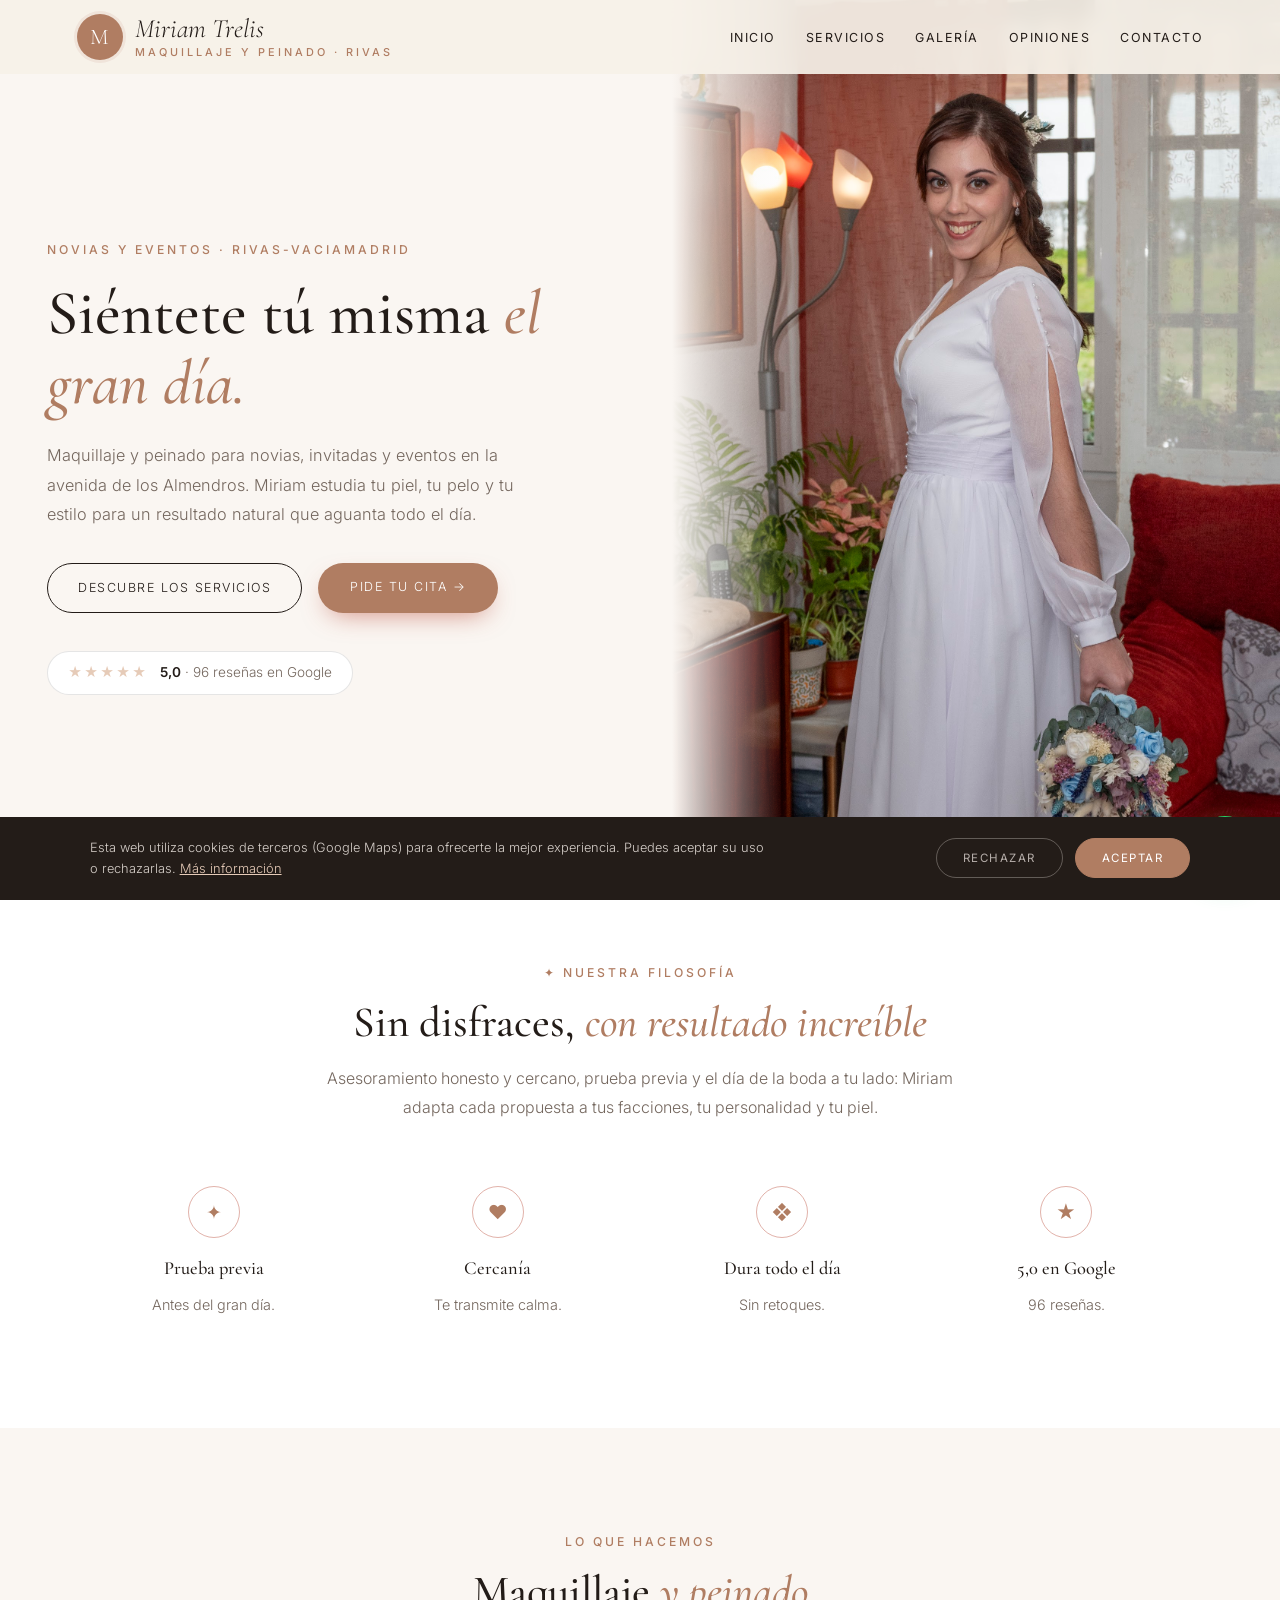
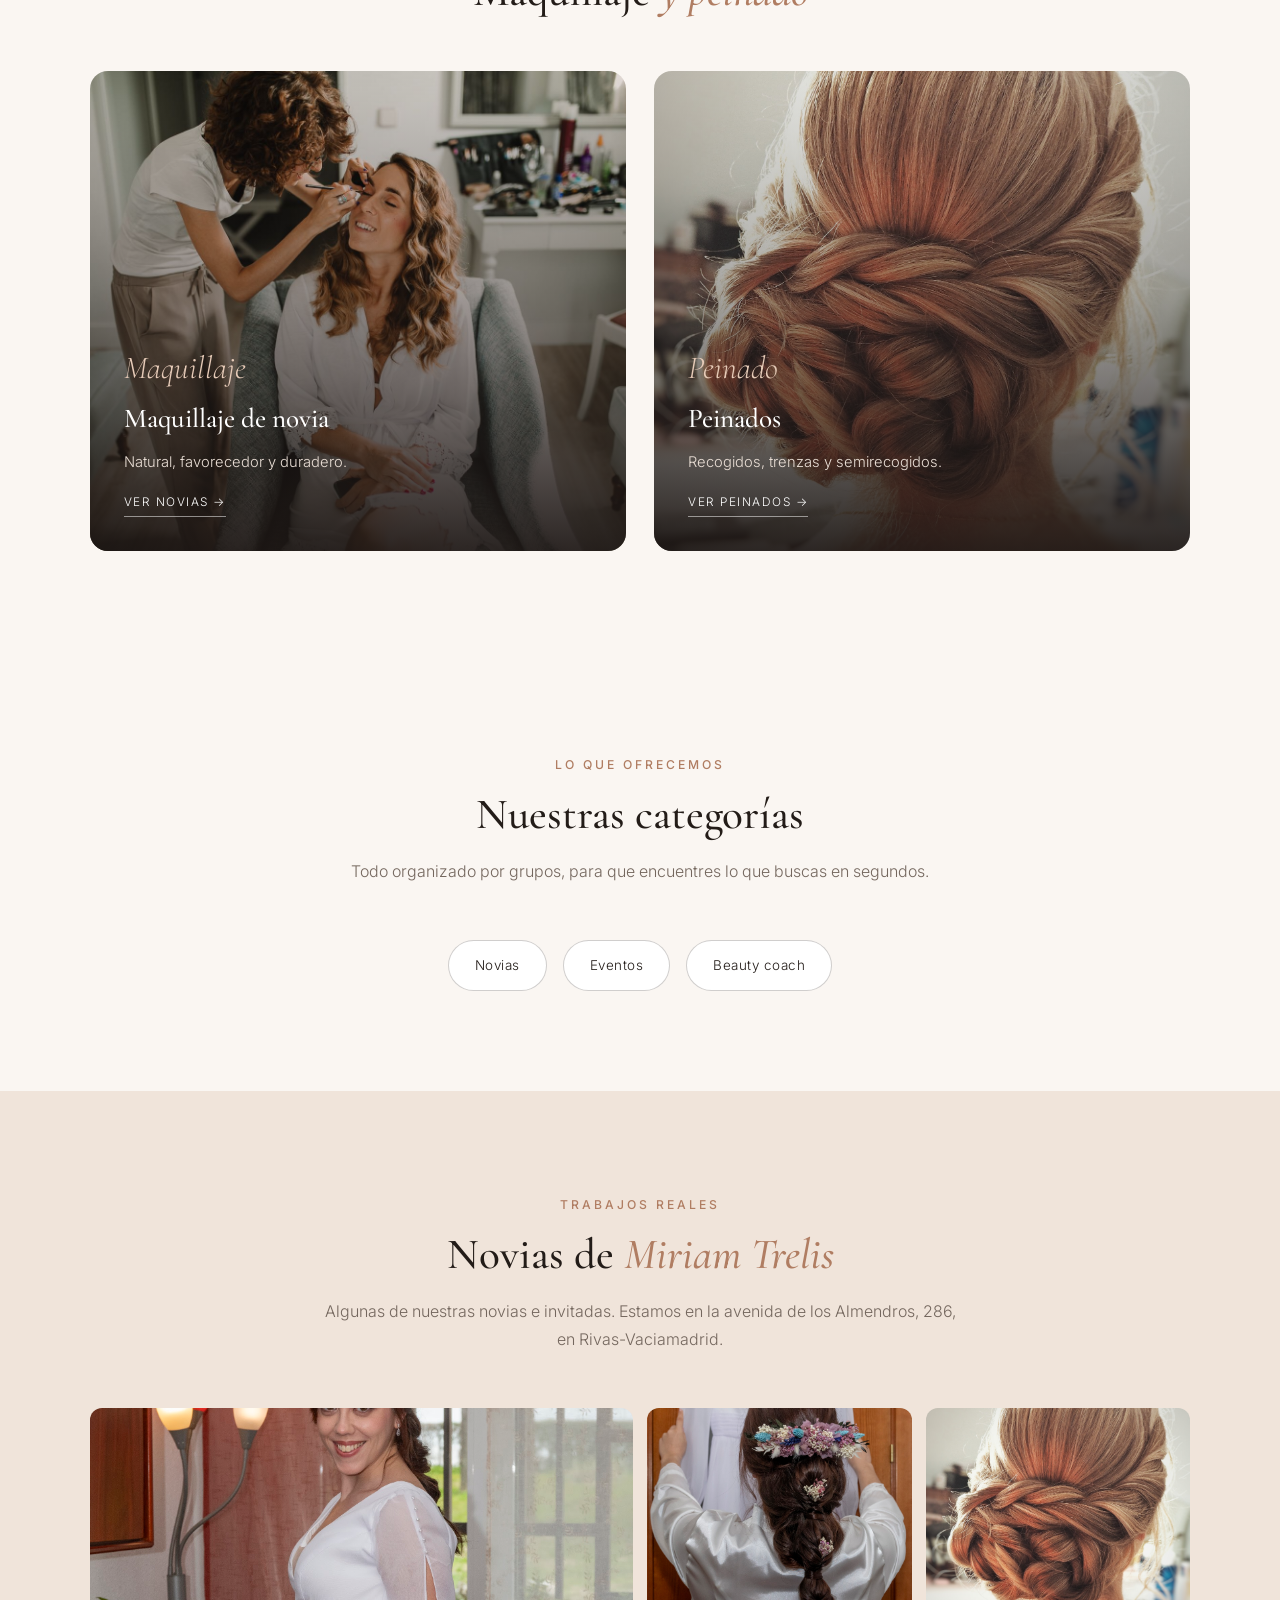
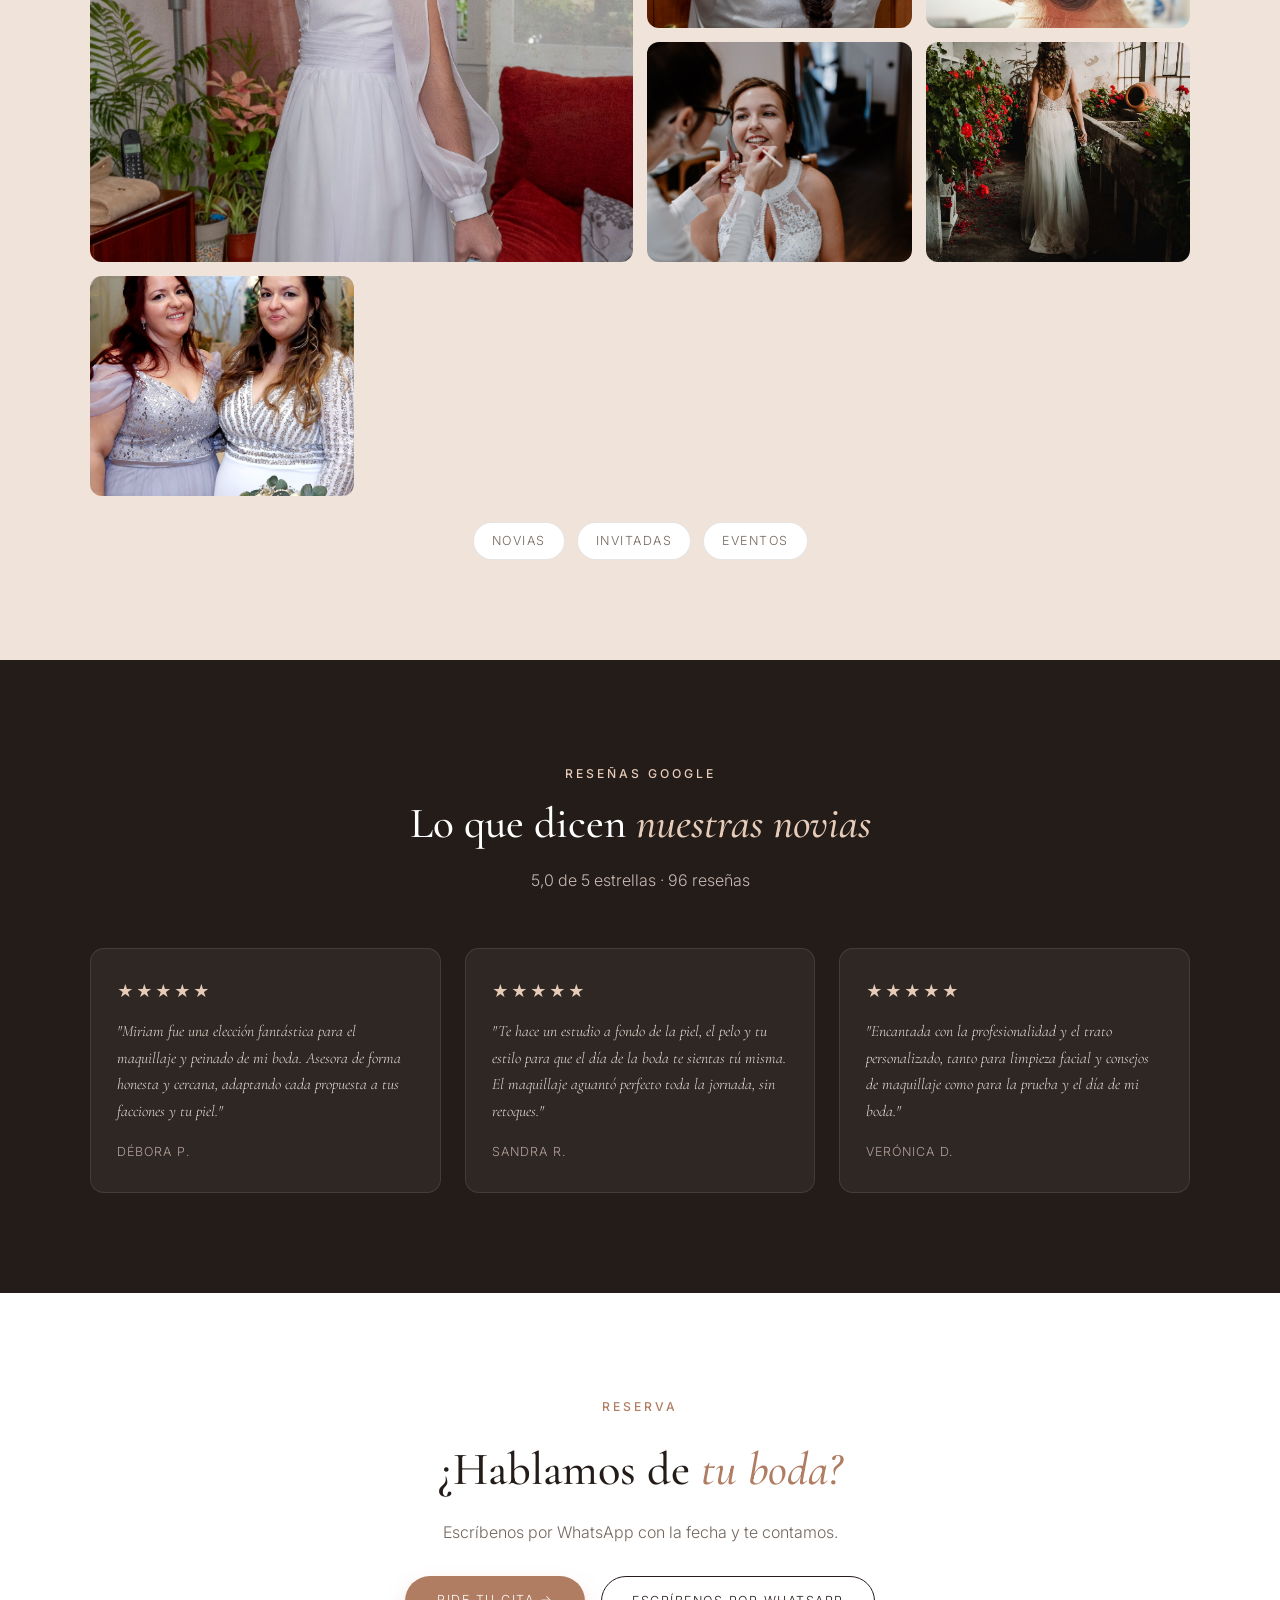
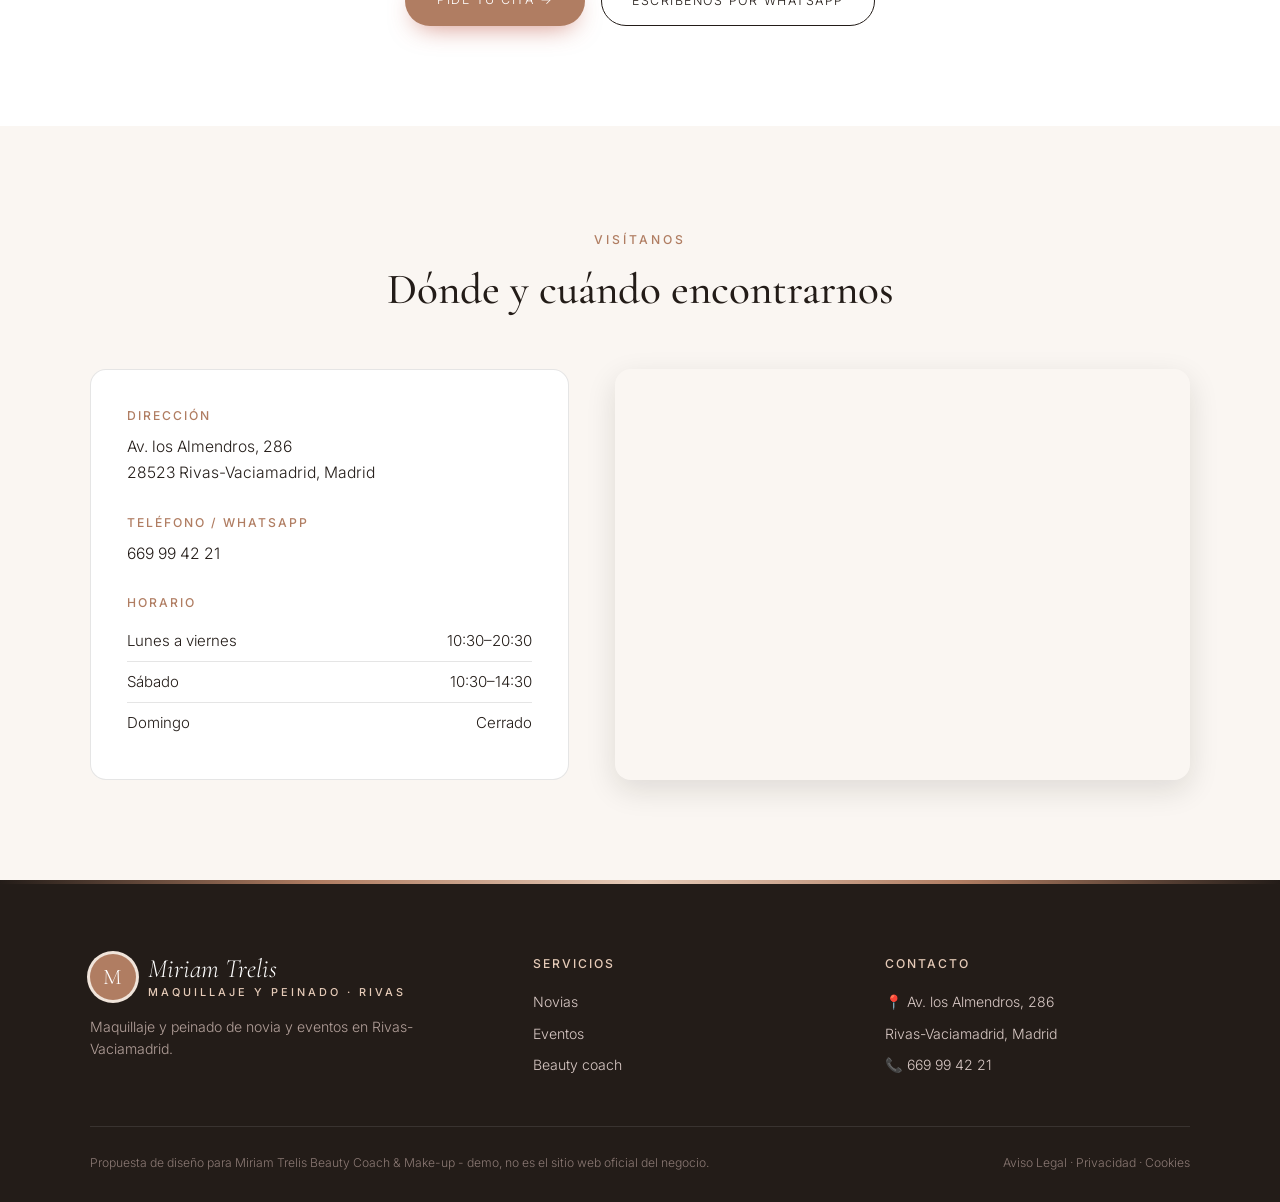
<file: index.html>
<!DOCTYPE html>
<html lang="es">
<head>
<meta charset="UTF-8">
<meta name="viewport" content="width=device-width, initial-scale=1.0">
<title>Miriam Trelis Beauty Coach & Make-up — Maquillaje y peinado de novia y eventos en Rivas-Vaciamadrid</title>
<meta name="description" content="Miriam Trelis Beauty Coach & Make-up, en Av. los Almendros 286, Rivas-Vaciamadrid. Maquillaje y peinado de novia y eventos, prueba previa, asesoramiento y limpieza facial. 5,0★ con 96 reseñas en Google.">
<meta name="theme-color" content="#231c18">
<meta property="og:title" content="Miriam Trelis Beauty Coach & Make-up · Rivas-Vaciamadrid">
<meta property="og:image" content="maps_07.jpg">

<link rel="preconnect" href="https://fonts.googleapis.com"><link rel="preconnect" href="https://fonts.gstatic.com" crossorigin><link href="https://fonts.googleapis.com/css2?family=Cormorant+Garamond:wght@500;600&family=Inter:wght@300;400;500;600&display=swap" rel="stylesheet">
<link rel="stylesheet" href="styles.css">
</head>
<body>

<header id="header">
  <a href="index.html" class="logo" aria-label="Miriam Trelis Beauty Coach & Make-up, inicio"><span class="logo-mark">M</span><span class="logo-text"><span class="script">Miriam Trelis</span><small>maquillaje y peinado · Rivas</small></span></a>
  <nav id="nav" aria-label="Navegación principal"><ul><li><a href="index.html#inicio">Inicio</a></li><li><a href="servicios.html">Servicios</a></li><li><a href="index.html#galeria">Galería</a></li><li><a href="index.html#opiniones">Opiniones</a></li><li><a href="index.html#contacto">Contacto</a></li></ul></nav><button class="nav-toggle" id="navToggle" aria-label="Abrir menú">☰</button>
</header>

<section class="hero" id="inicio">
  <div class="hero-text">
    <span class="eyebrow">Novias y eventos · Rivas-Vaciamadrid</span>
    <h1>Siéntete tú misma <em>el gran día.</em></h1>
    <p>Maquillaje y peinado para novias, invitadas y eventos en la avenida de los Almendros. Miriam estudia tu piel, tu pelo y tu estilo para un resultado natural que aguanta todo el día.</p>
    <div class="hero-ctas">
      <a href="servicios.html" class="btn-outline">Descubre los servicios</a>
      <a href="https://wa.me/34669994221?text=Hola%20Miriam%2C%20he%20visto%20tu%20web%20y%20quiero%20informaci%C3%B3n%20para%20maquillaje%20y%20peinado" class="btn-solid" target="_blank" rel="noopener">Pide tu cita →</a>
    </div>
    <a class="hero-rating" href="https://www.google.com/maps/search/?api=1&query=Miriam+Trelis+Beauty+Coach,+Avenida+los+Almendros+286,+Rivas-Vaciamadrid" target="_blank" rel="noopener"><span class="stars">★★★★★</span><span><strong>5,0</strong> · 96 reseñas en Google</span></a>
  </div>
  <div class="hero-img"><img src="maps_07.jpg" alt="Novia maquillada y peinada por Miriam Trelis" style="object-position:center 30%;"></div>
</section>

<section class="trust">
  <div class="section-head">
    <span class="eyebrow">✦ Nuestra filosofía</span>
    <h2>Sin disfraces, <em>con resultado increíble</em></h2>
    <p>Asesoramiento honesto y cercano, prueba previa y el día de la boda a tu lado: Miriam adapta cada propuesta a tus facciones, tu personalidad y tu piel.</p>
  </div>
  <div class="trust-grid">
    <div class="trust-card"><span class="trust-ic">✦</span><h3>Prueba previa</h3><p>Antes del gran día.</p></div>
    <div class="trust-card"><span class="trust-ic">♥</span><h3>Cercanía</h3><p>Te transmite calma.</p></div>
    <div class="trust-card"><span class="trust-ic">❖</span><h3>Dura todo el día</h3><p>Sin retoques.</p></div>
    <div class="trust-card"><span class="trust-ic">★</span><h3>5,0 en Google</h3><p>96 reseñas.</p></div>
  </div>
</section>

<section class="worlds">
  <div class="section-head">
    <span class="eyebrow">Lo que hacemos</span>
    <h2>Maquillaje <em>y peinado</em></h2>
  </div>
  <div class="worlds-grid">
    <a href="servicios.html#novias" class="world-card"><img src="maps_09.jpg" alt="Maquillaje de novia"><div class="world-text"><span class="script">Maquillaje</span><h3>Maquillaje de novia</h3><p>Natural, favorecedor y duradero.</p><span class="world-link">Ver novias →</span></div></a>
    <a href="servicios.html#peinados" class="world-card"><img src="maps_03.jpg" alt="Peinados"><div class="world-text"><span class="script">Peinado</span><h3>Peinados</h3><p>Recogidos, trenzas y semirecogidos.</p><span class="world-link">Ver peinados →</span></div></a>
  </div>
</section>

<section>
  <div class="section-head">
    <span class="eyebrow">Lo que ofrecemos</span>
    <h2>Nuestras categorías</h2>
    <p>Todo organizado por grupos, para que encuentres lo que buscas en segundos.</p>
  </div>
  <div class="cat-pills">
    <a href="servicios.html#novias" class="cat-pill">Novias</a>
    <a href="servicios.html#peinados" class="cat-pill">Eventos</a>
    <a href="servicios.html#facial" class="cat-pill">Beauty coach</a>
  </div>
</section>

<section class="gallery-wrap" id="galeria">
  <div class="section-head">
    <span class="eyebrow">Trabajos reales</span>
    <h2>Novias de <em>Miriam Trelis</em></h2>
    <p>Algunas de nuestras novias e invitadas. Estamos en la avenida de los Almendros, 286, en Rivas-Vaciamadrid.</p>
  </div>
  <div class="gallery">
    <figure class="big"><img src="maps_07.jpg" alt="Novia lista para la ceremonia" loading="lazy"></figure>
    <figure><img src="maps_04.jpg" alt="Trenza con flores" loading="lazy"></figure>
    <figure><img src="maps_03.jpg" alt="Recogido de novia" loading="lazy"></figure>
    <figure><img src="maps_08.jpg" alt="Maquillando a la novia" loading="lazy"></figure>
    <figure><img src="maps_02.jpg" alt="Novia en el invernadero" loading="lazy"></figure>
    <figure><img src="maps_10.jpg" alt="Novia e invitada" loading="lazy"></figure>
  </div>
  <div class="brands"><span>Novias</span><span>Invitadas</span><span>Eventos</span></div>
</section>

<section class="reviews-wrap" id="opiniones">
  <div class="section-head">
    <span class="eyebrow">Reseñas Google</span>
    <h2>Lo que dicen <em>nuestras novias</em></h2>
    <p>5,0 de 5 estrellas · 96 reseñas</p>
  </div>
  <div class="review-grid">
    <div class="review-card"><div class="stars">★★★★★</div><p>"Miriam fue una elección fantástica para el maquillaje y peinado de mi boda. Asesora de forma honesta y cercana, adaptando cada propuesta a tus facciones y tu piel."</p><cite>Débora P.</cite></div>
    <div class="review-card"><div class="stars">★★★★★</div><p>"Te hace un estudio a fondo de la piel, el pelo y tu estilo para que el día de la boda te sientas tú misma. El maquillaje aguantó perfecto toda la jornada, sin retoques."</p><cite>Sandra R.</cite></div>
    <div class="review-card"><div class="stars">★★★★★</div><p>"Encantada con la profesionalidad y el trato personalizado, tanto para limpieza facial y consejos de maquillaje como para la prueba y el día de mi boda."</p><cite>Verónica D.</cite></div>
  </div>
</section>

<section class="cta-section">
  <span class="eyebrow">Reserva</span>
  <h2>¿Hablamos de <em>tu boda?</em></h2>
  <p>Escríbenos por WhatsApp con la fecha y te contamos.</p>
  <div class="cta-row">
    <a href="https://wa.me/34669994221?text=Hola%20Miriam%2C%20he%20visto%20tu%20web%20y%20quiero%20informaci%C3%B3n%20para%20maquillaje%20y%20peinado" class="btn-solid" target="_blank" rel="noopener">Pide tu cita →</a>
    <a href="https://wa.me/34669994221?text=Hola%20Miriam%2C%20he%20visto%20tu%20web%20y%20quiero%20informaci%C3%B3n%20para%20maquillaje%20y%20peinado" class="btn-outline" target="_blank" rel="noopener">Escríbenos por WhatsApp</a>
  </div>
</section>

<section class="contact-section" id="contacto">
  <div class="section-head">
    <span class="eyebrow">Visítanos</span>
    <h2>Dónde y cuándo encontrarnos</h2>
  </div>
  <div class="contact-grid">
    <div class="contact-info">
      <div class="contact-block"><h3>Dirección</h3><p>Av. los Almendros, 286<br>28523 Rivas-Vaciamadrid, Madrid</p></div>
      <div class="contact-block"><h3>Teléfono / WhatsApp</h3><p><a href="tel:+34669994221">669 99 42 21</a></p></div>
      <div class="contact-block"><h3>Horario</h3><ul class="hours-list"><li><span>Lunes a viernes</span><span>10:30–20:30</span></li><li><span>Sábado</span><span>10:30–14:30</span></li><li><span>Domingo</span><span>Cerrado</span></li></ul></div>
      
    </div>
    <div class="contact-map">
      <iframe title="Mapa de Miriam Trelis Beauty Coach & Make-up" src="https://www.google.com/maps?q=Miriam+Trelis+Beauty+Coach,+Avenida+los+Almendros+286,+Rivas-Vaciamadrid&output=embed" width="100%" height="100%" style="border:0;" allowfullscreen="" loading="lazy" referrerpolicy="no-referrer-when-downgrade"></iframe>
    </div>
  </div>
</section>

<footer>
  <div class="footer-grid">
    <div class="footer-brand">
      <a href="index.html" class="logo light"><span class="logo-mark">M</span><span class="logo-text"><span class="script">Miriam Trelis</span><small>maquillaje y peinado · Rivas</small></span></a>
      <p>Maquillaje y peinado de novia y eventos en Rivas-Vaciamadrid.</p>
    </div>
    <div><h4>Servicios</h4><ul><li><a href="servicios.html#novias">Novias</a></li><li><a href="servicios.html#peinados">Eventos</a></li><li><a href="servicios.html#facial">Beauty coach</a></li></ul></div>
    <div><h4>Contacto</h4><ul><li>📍 Av. los Almendros, 286</li><li>Rivas-Vaciamadrid, Madrid</li><li>📞 <a href="tel:+34669994221">669 99 42 21</a></li></ul></div>
  </div>
  <div class="footer-bottom">
    <span>Propuesta de diseño para Miriam Trelis Beauty Coach & Make-up - demo, no es el sitio web oficial del negocio.</span>
    <span><a href="aviso-legal.html">Aviso Legal</a> &middot; <a href="politica-privacidad.html">Privacidad</a> &middot; <a href="politica-cookies.html">Cookies</a></span>
  </div>
</footer>

<div id="cookie-banner" class="cookie-banner"><p>Esta web utiliza cookies de terceros (Google Maps) para ofrecerte la mejor experiencia. Puedes aceptar su uso o rechazarlas. <a href="politica-cookies.html">Más información</a></p><div class="cookie-actions"><button onclick="setCookieChoice('rejected')" class="ck-reject">Rechazar</button><button onclick="setCookieChoice('accepted')" class="ck-accept">Aceptar</button></div></div>
<div class="social-fabs"><a class="wa-fab" href="https://wa.me/34669994221?text=Hola%20Miriam%2C%20he%20visto%20tu%20web%20y%20quiero%20informaci%C3%B3n%20para%20maquillaje%20y%20peinado" target="_blank" rel="noopener" aria-label="Escribir por WhatsApp"><svg width="28" height="28" viewBox="0 0 24 24" fill="white"><path d="M17.5 14.4c-.3-.1-1.8-.9-2-1s-.5-.1-.7.1-.8 1-.9 1.2-.3.2-.6.1a8.2 8.2 0 0 1-2.4-1.5 9 9 0 0 1-1.7-2.1c-.2-.3 0-.5.1-.6l.4-.5.3-.5v-.5l-.9-2.2c-.2-.6-.5-.5-.7-.5h-.6a1.1 1.1 0 0 0-.8.4 3.4 3.4 0 0 0-1 2.5 5.9 5.9 0 0 0 1.2 3.1 13.5 13.5 0 0 0 5.2 4.6c2.6 1 2.6.7 3.1.6a2.6 2.6 0 0 0 1.7-1.2 2.1 2.1 0 0 0 .2-1.2c-.1-.1-.3-.2-.6-.3ZM12 21.8a9.8 9.8 0 0 1-5-1.4l-.4-.2-3.7 1 1-3.6-.2-.4A9.8 9.8 0 1 1 12 21.8Zm8.4-18.3A11.8 11.8 0 0 0 1.8 17.7L.2 23.8l6.3-1.6a11.8 11.8 0 0 0 5.6 1.4A11.8 11.8 0 0 0 20.4 3.5Z"/></svg></a></div>
<script src="main.js"></script>
</body>
</html>
</file>
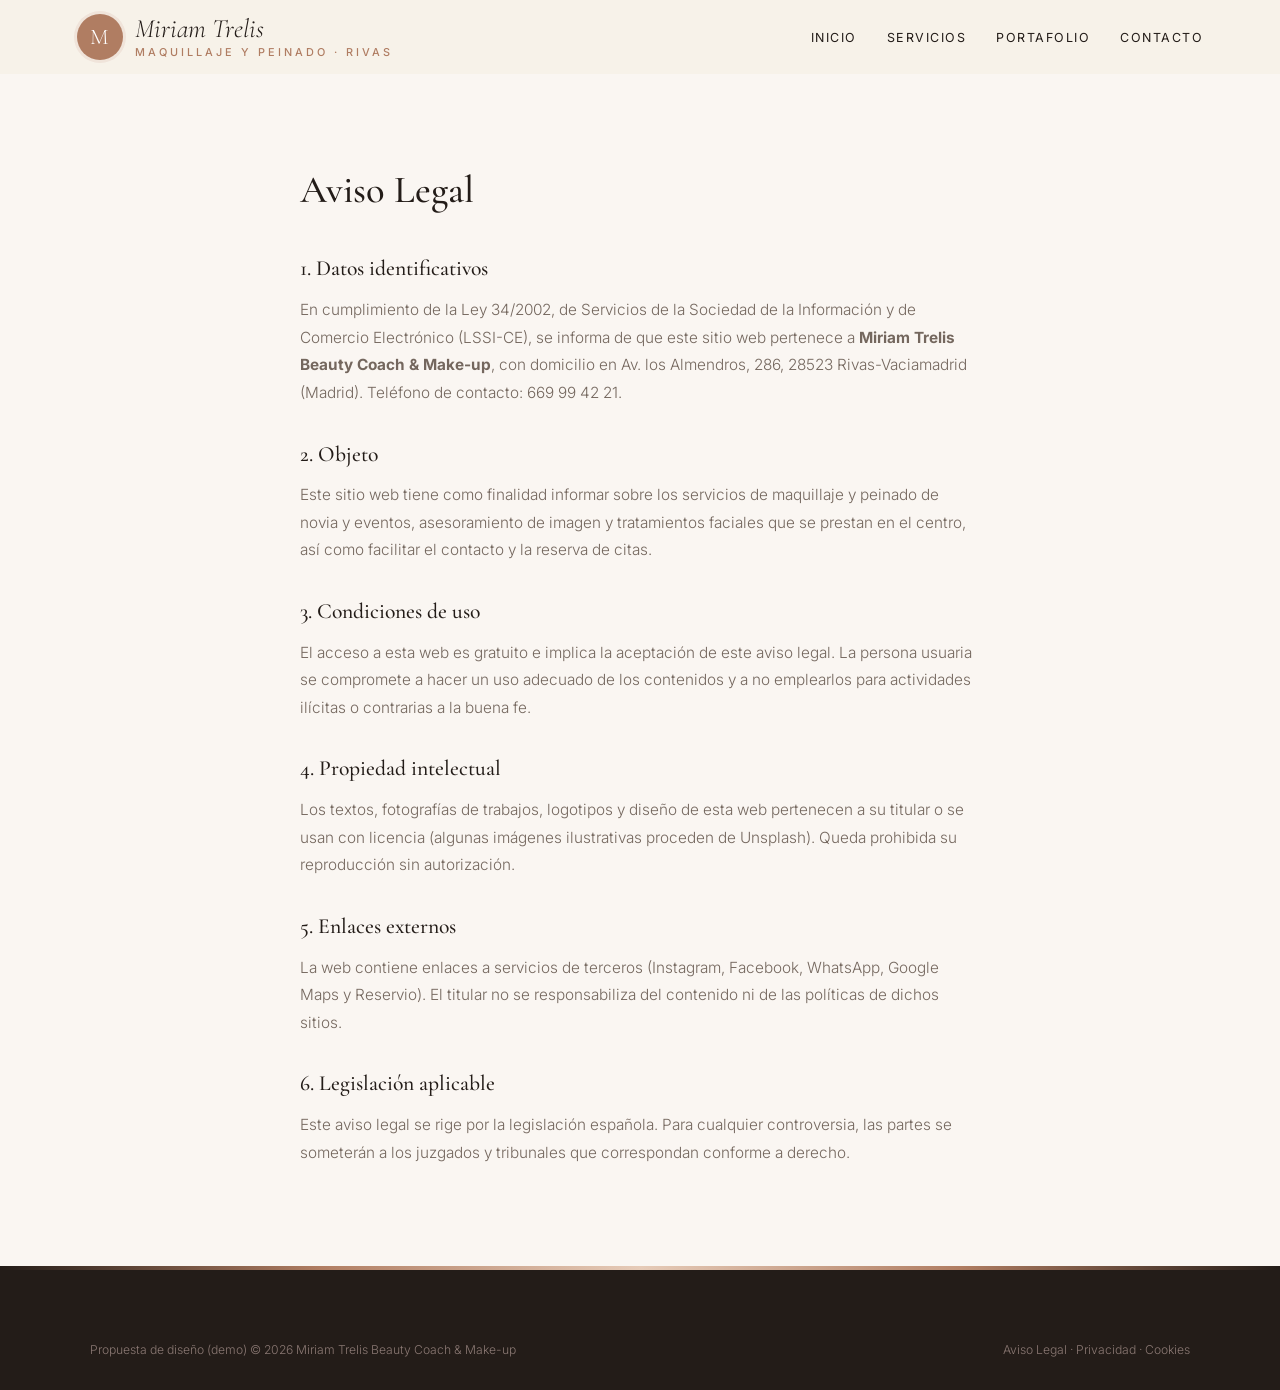
<file: aviso-legal.html>
<!DOCTYPE html>
<html lang="es">
<head>
<meta charset="UTF-8">
<meta name="viewport" content="width=device-width, initial-scale=1.0">
<title>Aviso Legal — Miriam Trelis Beauty Coach & Make-up</title>
<meta name="robots" content="noindex">

<link rel="preconnect" href="https://fonts.googleapis.com">
<link href="https://fonts.googleapis.com/css2?family=Cormorant+Garamond:wght@500;600&family=Inter:wght@300;400;500;600&display=swap" rel="stylesheet">
<link rel="stylesheet" href="styles.css">
</head>
<body>
<header id="header" class="scrolled">
  <a href="index.html" class="logo" aria-label="Miriam Trelis Beauty Coach & Make-up, inicio">
    <span class="logo-mark">M</span>
    <span class="logo-text"><span class="script">Miriam Trelis</span><small>maquillaje y peinado · Rivas</small></span>
  </a>
  <nav id="nav" aria-label="Navegación principal">
    <ul>
      <li><a href="index.html#inicio">Inicio</a></li>
      <li><a href="servicios.html">Servicios</a></li>
      <li><a href="portafolio.html">Portafolio</a></li>
      <li><a href="index.html#contacto">Contacto</a></li>
    </ul>
  </nav>
  <button class="nav-toggle" id="navToggle" aria-label="Abrir menú">☰</button>
</header>
<main class="legal"><h1>Aviso Legal</h1>
<h2>1. Datos identificativos</h2>
<p>En cumplimiento de la Ley 34/2002, de Servicios de la Sociedad de la Información y de Comercio Electrónico (LSSI-CE), se informa de que este sitio web pertenece a <strong>Miriam Trelis Beauty Coach & Make-up</strong>, con domicilio en Av. los Almendros, 286, 28523 Rivas-Vaciamadrid (Madrid). Teléfono de contacto: 669 99 42 21.</p>
<h2>2. Objeto</h2>
<p>Este sitio web tiene como finalidad informar sobre los servicios de maquillaje y peinado de novia y eventos, asesoramiento de imagen y tratamientos faciales que se prestan en el centro, así como facilitar el contacto y la reserva de citas.</p>
<h2>3. Condiciones de uso</h2>
<p>El acceso a esta web es gratuito e implica la aceptación de este aviso legal. La persona usuaria se compromete a hacer un uso adecuado de los contenidos y a no emplearlos para actividades ilícitas o contrarias a la buena fe.</p>
<h2>4. Propiedad intelectual</h2>
<p>Los textos, fotografías de trabajos, logotipos y diseño de esta web pertenecen a su titular o se usan con licencia (algunas imágenes ilustrativas proceden de Unsplash). Queda prohibida su reproducción sin autorización.</p>
<h2>5. Enlaces externos</h2>
<p>La web contiene enlaces a servicios de terceros (Instagram, Facebook, WhatsApp, Google Maps y Reservio). El titular no se responsabiliza del contenido ni de las políticas de dichos sitios.</p>
<h2>6. Legislación aplicable</h2>
<p>Este aviso legal se rige por la legislación española. Para cualquier controversia, las partes se someterán a los juzgados y tribunales que correspondan conforme a derecho.</p></main>
<footer>
  <div class="footer-bottom" style="margin-top:0">
    <span>Propuesta de diseño (demo) © 2026 Miriam Trelis Beauty Coach & Make-up</span>
    <span><a href="aviso-legal.html">Aviso Legal</a> &middot; <a href="politica-privacidad.html">Privacidad</a> &middot; <a href="politica-cookies.html">Cookies</a></span>
  </div>
</footer>
<script src="main.js"></script>
</body>
</html>
</file>
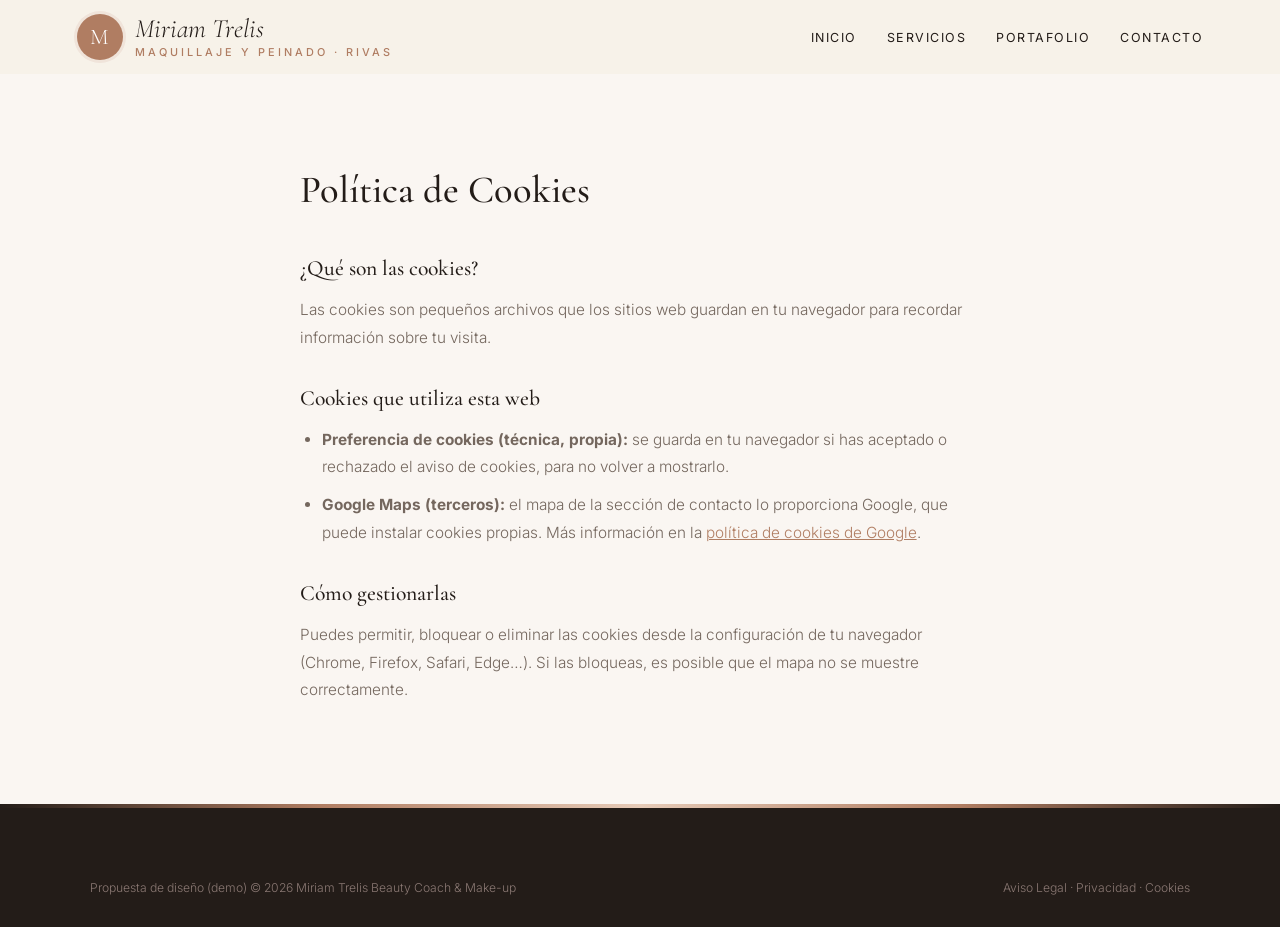
<file: politica-cookies.html>
<!DOCTYPE html>
<html lang="es">
<head>
<meta charset="UTF-8">
<meta name="viewport" content="width=device-width, initial-scale=1.0">
<title>Política de Cookies — Miriam Trelis Beauty Coach & Make-up</title>
<meta name="robots" content="noindex">

<link rel="preconnect" href="https://fonts.googleapis.com">
<link href="https://fonts.googleapis.com/css2?family=Cormorant+Garamond:wght@500;600&family=Inter:wght@300;400;500;600&display=swap" rel="stylesheet">
<link rel="stylesheet" href="styles.css">
</head>
<body>
<header id="header" class="scrolled">
  <a href="index.html" class="logo" aria-label="Miriam Trelis Beauty Coach & Make-up, inicio">
    <span class="logo-mark">M</span>
    <span class="logo-text"><span class="script">Miriam Trelis</span><small>maquillaje y peinado · Rivas</small></span>
  </a>
  <nav id="nav" aria-label="Navegación principal">
    <ul>
      <li><a href="index.html#inicio">Inicio</a></li>
      <li><a href="servicios.html">Servicios</a></li>
      <li><a href="portafolio.html">Portafolio</a></li>
      <li><a href="index.html#contacto">Contacto</a></li>
    </ul>
  </nav>
  <button class="nav-toggle" id="navToggle" aria-label="Abrir menú">☰</button>
</header>
<main class="legal"><h1>Política de Cookies</h1>
<h2>¿Qué son las cookies?</h2>
<p>Las cookies son pequeños archivos que los sitios web guardan en tu navegador para recordar información sobre tu visita.</p>
<h2>Cookies que utiliza esta web</h2>
<ul>
<li><strong>Preferencia de cookies (técnica, propia):</strong> se guarda en tu navegador si has aceptado o rechazado el aviso de cookies, para no volver a mostrarlo.</li>
<li><strong>Google Maps (terceros):</strong> el mapa de la sección de contacto lo proporciona Google, que puede instalar cookies propias. Más información en la <a href="https://policies.google.com/technologies/cookies" target="_blank" rel="noopener">política de cookies de Google</a>.</li>
</ul>
<h2>Cómo gestionarlas</h2>
<p>Puedes permitir, bloquear o eliminar las cookies desde la configuración de tu navegador (Chrome, Firefox, Safari, Edge…). Si las bloqueas, es posible que el mapa no se muestre correctamente.</p></main>
<footer>
  <div class="footer-bottom" style="margin-top:0">
    <span>Propuesta de diseño (demo) © 2026 Miriam Trelis Beauty Coach & Make-up</span>
    <span><a href="aviso-legal.html">Aviso Legal</a> &middot; <a href="politica-privacidad.html">Privacidad</a> &middot; <a href="politica-cookies.html">Cookies</a></span>
  </div>
</footer>
<script src="main.js"></script>
</body>
</html>
</file>
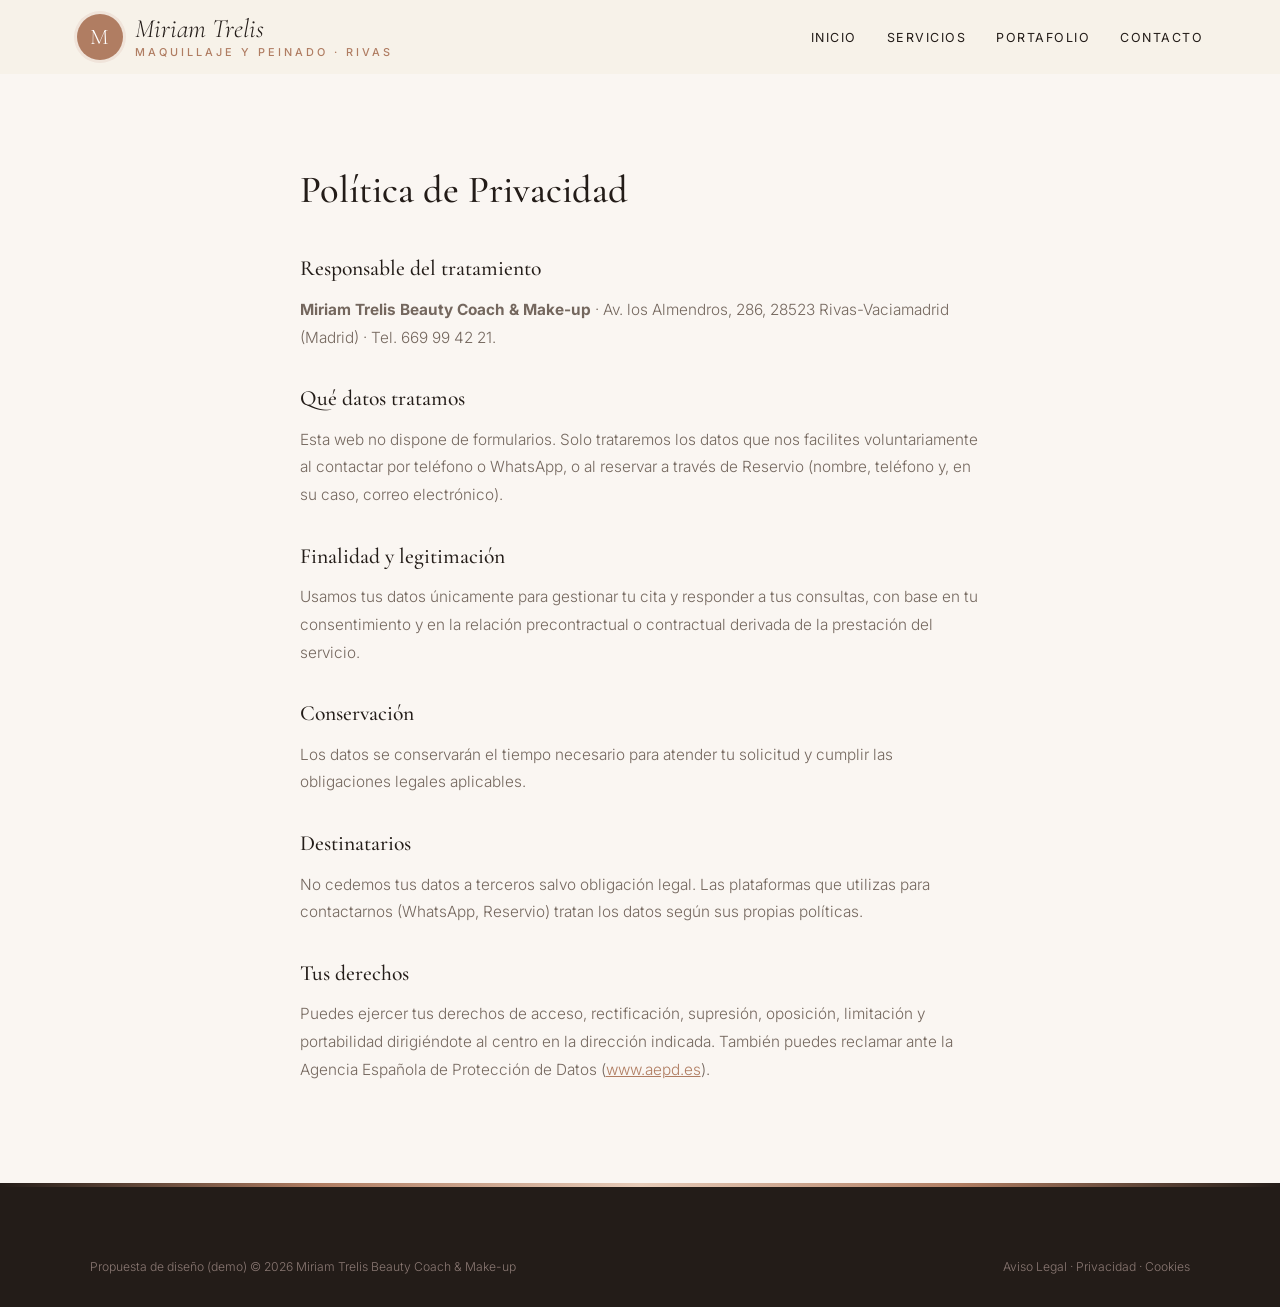
<file: politica-privacidad.html>
<!DOCTYPE html>
<html lang="es">
<head>
<meta charset="UTF-8">
<meta name="viewport" content="width=device-width, initial-scale=1.0">
<title>Política de Privacidad — Miriam Trelis Beauty Coach & Make-up</title>
<meta name="robots" content="noindex">

<link rel="preconnect" href="https://fonts.googleapis.com">
<link href="https://fonts.googleapis.com/css2?family=Cormorant+Garamond:wght@500;600&family=Inter:wght@300;400;500;600&display=swap" rel="stylesheet">
<link rel="stylesheet" href="styles.css">
</head>
<body>
<header id="header" class="scrolled">
  <a href="index.html" class="logo" aria-label="Miriam Trelis Beauty Coach & Make-up, inicio">
    <span class="logo-mark">M</span>
    <span class="logo-text"><span class="script">Miriam Trelis</span><small>maquillaje y peinado · Rivas</small></span>
  </a>
  <nav id="nav" aria-label="Navegación principal">
    <ul>
      <li><a href="index.html#inicio">Inicio</a></li>
      <li><a href="servicios.html">Servicios</a></li>
      <li><a href="portafolio.html">Portafolio</a></li>
      <li><a href="index.html#contacto">Contacto</a></li>
    </ul>
  </nav>
  <button class="nav-toggle" id="navToggle" aria-label="Abrir menú">☰</button>
</header>
<main class="legal"><h1>Política de Privacidad</h1>
<h2>Responsable del tratamiento</h2>
<p><strong>Miriam Trelis Beauty Coach & Make-up</strong> · Av. los Almendros, 286, 28523 Rivas-Vaciamadrid (Madrid) · Tel. 669 99 42 21.</p>
<h2>Qué datos tratamos</h2>
<p>Esta web no dispone de formularios. Solo trataremos los datos que nos facilites voluntariamente al contactar por teléfono o WhatsApp, o al reservar a través de Reservio (nombre, teléfono y, en su caso, correo electrónico).</p>
<h2>Finalidad y legitimación</h2>
<p>Usamos tus datos únicamente para gestionar tu cita y responder a tus consultas, con base en tu consentimiento y en la relación precontractual o contractual derivada de la prestación del servicio.</p>
<h2>Conservación</h2>
<p>Los datos se conservarán el tiempo necesario para atender tu solicitud y cumplir las obligaciones legales aplicables.</p>
<h2>Destinatarios</h2>
<p>No cedemos tus datos a terceros salvo obligación legal. Las plataformas que utilizas para contactarnos (WhatsApp, Reservio) tratan los datos según sus propias políticas.</p>
<h2>Tus derechos</h2>
<p>Puedes ejercer tus derechos de acceso, rectificación, supresión, oposición, limitación y portabilidad dirigiéndote al centro en la dirección indicada. También puedes reclamar ante la Agencia Española de Protección de Datos (<a href="https://www.aepd.es" target="_blank" rel="noopener">www.aepd.es</a>).</p></main>
<footer>
  <div class="footer-bottom" style="margin-top:0">
    <span>Propuesta de diseño (demo) © 2026 Miriam Trelis Beauty Coach & Make-up</span>
    <span><a href="aviso-legal.html">Aviso Legal</a> &middot; <a href="politica-privacidad.html">Privacidad</a> &middot; <a href="politica-cookies.html">Cookies</a></span>
  </div>
</footer>
<script src="main.js"></script>
</body>
</html>
</file>
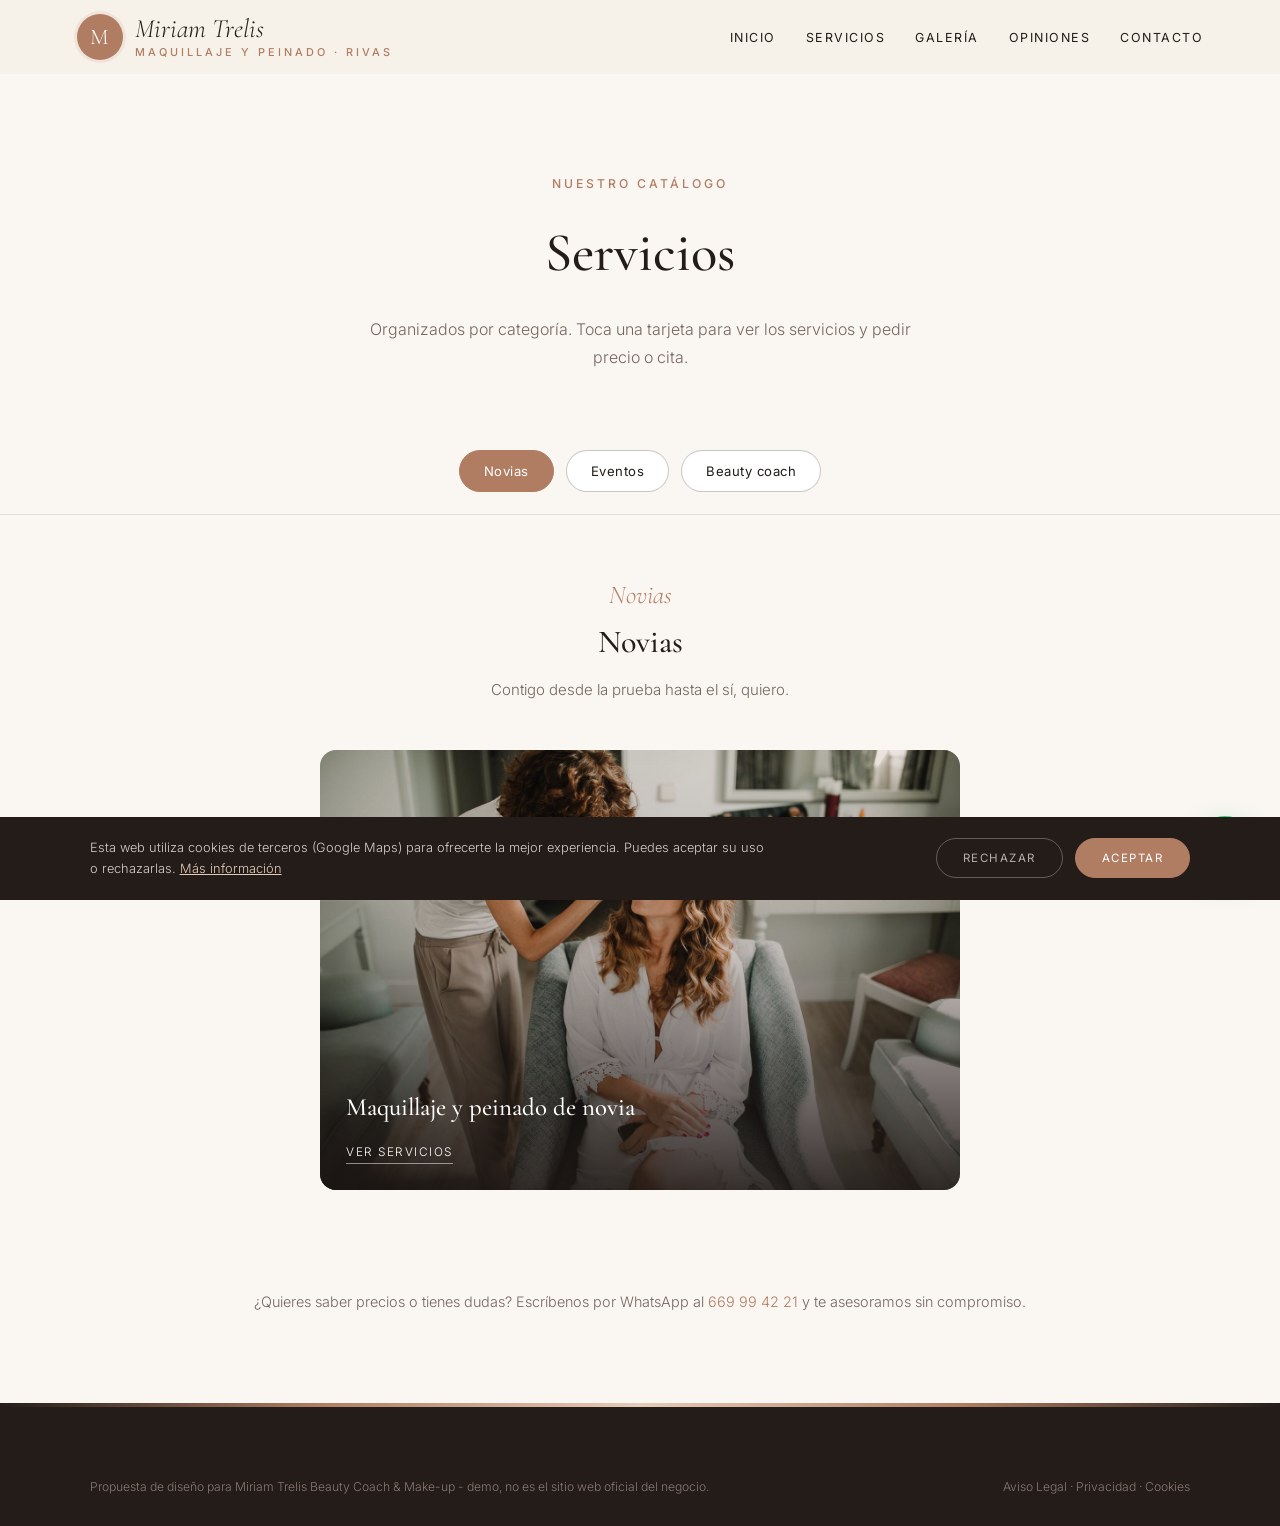
<file: servicios.html>
<!DOCTYPE html>
<html lang="es">
<head>
<meta charset="UTF-8">
<meta name="viewport" content="width=device-width, initial-scale=1.0">
<title>Servicios — Miriam Trelis Beauty Coach & Make-up · Rivas-Vaciamadrid</title>
<meta name="description" content="Servicios de Miriam Trelis Beauty Coach & Make-up en Rivas-Vaciamadrid.">

<link rel="preconnect" href="https://fonts.googleapis.com"><link rel="preconnect" href="https://fonts.gstatic.com" crossorigin><link href="https://fonts.googleapis.com/css2?family=Cormorant+Garamond:wght@500;600&family=Inter:wght@300;400;500;600&display=swap" rel="stylesheet">
<link rel="stylesheet" href="styles.css">
</head>
<body>

<header id="header" class="scrolled">
  <a href="index.html" class="logo" aria-label="Miriam Trelis Beauty Coach & Make-up, inicio"><span class="logo-mark">M</span><span class="logo-text"><span class="script">Miriam Trelis</span><small>maquillaje y peinado · Rivas</small></span></a>
  <nav id="nav" aria-label="Navegación principal"><ul><li><a href="index.html#inicio">Inicio</a></li><li><a href="servicios.html">Servicios</a></li><li><a href="index.html#galeria">Galería</a></li><li><a href="index.html#opiniones">Opiniones</a></li><li><a href="index.html#contacto">Contacto</a></li></ul></nav><button class="nav-toggle" id="navToggle" aria-label="Abrir menú">☰</button>
</header>

<div class="page-hero">
  <span class="eyebrow">Nuestro catálogo</span>
  <h1>Servicios</h1>
  <p>Organizados por categoría. Toca una tarjeta para ver los servicios y pedir precio o cita.</p>
</div>

<div class="tabs">
  <button class="tab-btn active" data-tab="novias">Novias</button>
  <button class="tab-btn" data-tab="peinados">Eventos</button>
  <button class="tab-btn" data-tab="facial">Beauty coach</button>
  
</div>

<div class="tab-panel active" id="novias">
  <div class="tab-intro"><span class="script">Novias</span><h2>Novias</h2><p>Contigo desde la prueba hasta el sí, quiero.</p></div>
  <div class="cat-grid single">
    <div class="cat-card" onclick="openModal('novias')"><img src="maps_09.jpg" alt="Maquillaje y peinado de novia" loading="lazy"><div class="cat-card-text"><h3>Maquillaje y peinado de novia</h3><span>Ver servicios</span></div></div>
  </div>
</div>

<div class="tab-panel" id="peinados">
  <div class="tab-intro"><span class="script">Eventos</span><h2>Invitadas y eventos</h2><p>Para madres, hermanas e invitadas.</p></div>
  <div class="cat-grid single">
    <div class="cat-card" onclick="openModal('eventos')"><img src="maps_03.jpg" alt="Maquillaje y peinado de eventos" loading="lazy"><div class="cat-card-text"><h3>Maquillaje y peinado de eventos</h3><span>Ver servicios</span></div></div>
  </div>
</div>

<div class="tab-panel" id="facial">
  <div class="tab-intro"><span class="script">Cuidado</span><h2>Beauty coach</h2><p>Aprende a cuidarte.</p></div>
  <div class="cat-grid single">
    <div class="cat-card" onclick="openModal('coach')"><img src="maps_05.jpg" alt="Cuidado y asesoramiento" loading="lazy"><div class="cat-card-text"><h3>Cuidado y asesoramiento</h3><span>Ver servicios</span></div></div>
  </div>
</div>


<p class="services-note">¿Quieres saber precios o tienes dudas? Escríbenos por WhatsApp al <a href="https://wa.me/34669994221" target="_blank" rel="noopener" style="color:var(--red)">669 99 42 21</a> y te asesoramos sin compromiso.</p>

<div class="modal-overlay" id="modal-novias"><div class="modal">
  <button class="modal-close" onclick="closeModal('novias')" aria-label="Cerrar">×</button>
  <h3>Maquillaje y peinado de novia</h3><p class="modal-sub">Novias</p>
  <div class="svc-row"><div><div class="svc-name">Asesoramiento previo</div><span class="svc-desc"></span></div><div class="svc-price">Consultar</div></div>
  <div class="svc-row"><div><div class="svc-name">Prueba de maquillaje y peinado</div><span class="svc-desc"></span></div><div class="svc-price">Consultar</div></div>
  <div class="svc-row"><div><div class="svc-name">Maquillaje y peinado el día de la boda</div><span class="svc-desc"></span></div><div class="svc-price">Consultar</div></div>
  <a class="modal-cta alt" href="https://wa.me/34669994221?text=Hola%2C%20quiero%20informaci%C3%B3n%20sobre%20maquillaje%20y%20peinado%20de%20novia" target="_blank" rel="noopener">Pedir cita por WhatsApp</a>
</div></div>

<div class="modal-overlay" id="modal-eventos"><div class="modal">
  <button class="modal-close" onclick="closeModal('eventos')" aria-label="Cerrar">×</button>
  <h3>Maquillaje y peinado de eventos</h3><p class="modal-sub">Eventos</p>
  <div class="svc-row"><div><div class="svc-name">Maquillaje de invitada</div><span class="svc-desc"></span></div><div class="svc-price">Consultar</div></div>
  <div class="svc-row"><div><div class="svc-name">Recogidos y trenzas</div><span class="svc-desc"></span></div><div class="svc-price">Consultar</div></div>
  <a class="modal-cta alt" href="https://wa.me/34669994221?text=Hola%2C%20quiero%20informaci%C3%B3n%20sobre%20maquillaje%20y%20peinado%20de%20eventos" target="_blank" rel="noopener">Pedir cita por WhatsApp</a>
</div></div>

<div class="modal-overlay" id="modal-coach"><div class="modal">
  <button class="modal-close" onclick="closeModal('coach')" aria-label="Cerrar">×</button>
  <h3>Cuidado y asesoramiento</h3><p class="modal-sub">Beauty coach</p>
  <div class="svc-row"><div><div class="svc-name">Limpieza facial</div><span class="svc-desc"></span></div><div class="svc-price">Consultar</div></div>
  <div class="svc-row"><div><div class="svc-name">Consejos de maquillaje</div><span class="svc-desc"></span></div><div class="svc-price">Consultar</div></div>
  <a class="modal-cta alt" href="https://wa.me/34669994221?text=Hola%2C%20quiero%20informaci%C3%B3n%20sobre%20cuidado%20y%20asesoramiento" target="_blank" rel="noopener">Pedir cita por WhatsApp</a>
</div></div>


<footer>
  <div class="footer-bottom" style="margin-top:0">
    <span>Propuesta de diseño para Miriam Trelis Beauty Coach & Make-up - demo, no es el sitio web oficial del negocio.</span>
    <span><a href="aviso-legal.html">Aviso Legal</a> &middot; <a href="politica-privacidad.html">Privacidad</a> &middot; <a href="politica-cookies.html">Cookies</a></span>
  </div>
</footer>

<div id="cookie-banner" class="cookie-banner"><p>Esta web utiliza cookies de terceros (Google Maps) para ofrecerte la mejor experiencia. Puedes aceptar su uso o rechazarlas. <a href="politica-cookies.html">Más información</a></p><div class="cookie-actions"><button onclick="setCookieChoice('rejected')" class="ck-reject">Rechazar</button><button onclick="setCookieChoice('accepted')" class="ck-accept">Aceptar</button></div></div>
<div class="social-fabs"><a class="wa-fab" href="https://wa.me/34669994221?text=Hola%20Miriam%2C%20he%20visto%20tu%20web%20y%20quiero%20informaci%C3%B3n%20para%20maquillaje%20y%20peinado" target="_blank" rel="noopener" aria-label="Escribir por WhatsApp"><svg width="28" height="28" viewBox="0 0 24 24" fill="white"><path d="M17.5 14.4c-.3-.1-1.8-.9-2-1s-.5-.1-.7.1-.8 1-.9 1.2-.3.2-.6.1a8.2 8.2 0 0 1-2.4-1.5 9 9 0 0 1-1.7-2.1c-.2-.3 0-.5.1-.6l.4-.5.3-.5v-.5l-.9-2.2c-.2-.6-.5-.5-.7-.5h-.6a1.1 1.1 0 0 0-.8.4 3.4 3.4 0 0 0-1 2.5 5.9 5.9 0 0 0 1.2 3.1 13.5 13.5 0 0 0 5.2 4.6c2.6 1 2.6.7 3.1.6a2.6 2.6 0 0 0 1.7-1.2 2.1 2.1 0 0 0 .2-1.2c-.1-.1-.3-.2-.6-.3ZM12 21.8a9.8 9.8 0 0 1-5-1.4l-.4-.2-3.7 1 1-3.6-.2-.4A9.8 9.8 0 1 1 12 21.8Zm8.4-18.3A11.8 11.8 0 0 0 1.8 17.7L.2 23.8l6.3-1.6a11.8 11.8 0 0 0 5.6 1.4A11.8 11.8 0 0 0 20.4 3.5Z"/></svg></a></div>
<script src="main.js"></script>
</body>
</html>
</file>
<file: styles.css>
:root{
  --cream:#faf6f2; --paper:#ffffff; --tint:#f0e4da; --ink:#231c18; --dark:#231c18; --muted:#74675e;
  --red:#b07d62; --red-dark:#8c6049; --teal:#b07d62; --gold:#e6cbb8; --line:rgba(0,0,0,.1);
  --brand-gradient:linear-gradient(90deg,#231c18,#b07d62,#e6cbb8,#b07d62,#231c18);
}
*{margin:0;padding:0;box-sizing:border-box;}
html{scroll-behavior:smooth;}
body{font-family:'Inter',sans-serif;background:var(--cream);color:var(--ink);overflow-x:hidden;font-weight:300;line-height:1.6;}
a{text-decoration:none;color:inherit;}
h1,h2,h3{font-family:'Cormorant Garamond',serif;font-weight:500;}
h1 em,h2 em{font-style:italic;color:var(--red);}
img{max-width:100%;display:block;}
.script{font-family:'Cormorant Garamond',serif;font-style:italic;}

/* HEADER */
header{position:fixed;top:0;left:0;right:0;z-index:100;display:flex;justify-content:space-between;align-items:center;padding:14px 6%;background:rgba(247,241,233,.92);backdrop-filter:blur(10px);-webkit-backdrop-filter:blur(10px);transition:box-shadow .3s,padding .3s;}
header.scrolled{box-shadow:0 2px 24px rgba(28,22,20,.1);padding:8px 6%;}
.logo{display:flex;align-items:center;gap:12px;color:var(--dark);}
.logo-badge{width:58px;height:58px;border-radius:50%;object-fit:cover;box-shadow:0 0 0 2px var(--gold),0 6px 16px rgba(28,22,20,.15);transition:width .3s,height .3s;}
header.scrolled .logo-badge{width:46px;height:46px;}
.logo-text{display:flex;flex-direction:column;line-height:1;}
.logo-text .script{font-size:1.65rem;color:var(--dark);}
.logo-text small{font-size:.68rem;letter-spacing:3px;text-transform:uppercase;color:var(--red);margin-top:4px;font-weight:500;}
.logo.light .logo-text .script{color:#fff;}
.logo.light .logo-text small{color:var(--gold);}
nav ul{list-style:none;display:flex;gap:30px;}
nav a{font-size:.78rem;letter-spacing:1.5px;text-transform:uppercase;font-weight:400;position:relative;padding:4px 0;}
nav a::after{content:"";position:absolute;left:0;bottom:-2px;height:1px;width:100%;background:var(--red);transform:scaleX(0);transform-origin:right;transition:transform .3s;}
nav a:hover::after{transform:scaleX(1);transform-origin:left;}
.nav-toggle{display:none;font-size:1.6rem;background:none;border:none;color:var(--dark);cursor:pointer;}

/* BOTONES */
.btn-outline{display:inline-block;border:1px solid var(--dark);color:var(--dark);padding:14px 30px;font-size:.78rem;letter-spacing:1.5px;text-transform:uppercase;border-radius:40px;transition:all .25s;}
.btn-outline:hover{background:var(--dark);color:var(--cream);}
.btn-outline.light{border-color:rgba(255,255,255,.5);color:#fff;}
.btn-outline.light:hover{background:#fff;color:var(--dark);}
.btn-solid{display:inline-block;background:var(--red);color:#fff;padding:14px 32px;font-size:.78rem;letter-spacing:1.5px;text-transform:uppercase;border-radius:40px;transition:transform .25s,box-shadow .25s,background .25s;box-shadow:0 10px 26px -10px rgba(181,64,44,.6);}
.btn-solid:hover{transform:translateY(-2px);background:var(--red-dark);}

/* HERO */
.hero{min-height:95vh;display:grid;grid-template-columns:1.05fr .95fr;align-items:stretch;padding:0;}
.hero-text{display:flex;flex-direction:column;justify-content:center;padding:150px 7% 70px;}
.eyebrow{display:inline-block;color:var(--teal);text-transform:uppercase;letter-spacing:3px;font-size:.76rem;font-weight:500;}
.hero-text .eyebrow{margin-bottom:20px;}
.hero-text h1{font-size:clamp(2.4rem,5vw,3.9rem);line-height:1.12;margin-bottom:22px;color:var(--dark);}
.hero-text p{font-size:1.02rem;color:var(--muted);max-width:470px;line-height:1.8;margin-bottom:34px;}
.hero-ctas{display:flex;gap:16px;flex-wrap:wrap;}
.hero-rating{display:inline-flex;align-items:center;gap:12px;margin-top:38px;padding:10px 20px;border:1px solid var(--line);border-radius:40px;background:var(--paper);font-size:.85rem;color:var(--muted);align-self:flex-start;}
.hero-rating strong{color:var(--dark);font-weight:600;}
.stars{color:var(--gold);letter-spacing:2px;}
.hero-img{position:relative;overflow:hidden;}
.hero-img img{width:100%;height:100%;object-fit:cover;position:absolute;inset:0;}
.hero-img::after{content:"";position:absolute;inset:0;background:linear-gradient(90deg,var(--cream) 0%,rgba(247,241,233,0) 18%);}

/* SECCIONES */
section{padding:100px 7%;}
.section-head{text-align:center;max-width:640px;margin:0 auto 54px;}
.section-head h2{font-size:clamp(1.9rem,4vw,2.7rem);margin-top:12px;color:var(--dark);line-height:1.2;}
.section-head p{margin-top:16px;color:var(--muted);line-height:1.8;}

.trust{background:var(--paper);border-top:4px solid transparent;border-image:var(--brand-gradient) 1;}
.trust-grid{display:grid;grid-template-columns:repeat(auto-fit,minmax(230px,1fr));gap:36px;max-width:1150px;margin:0 auto;}
.trust-card{text-align:center;padding:10px;}
.trust-ic{display:inline-grid;place-items:center;width:52px;height:52px;border-radius:50%;border:1px solid rgba(181,64,44,.4);color:var(--red);font-size:1.2rem;margin-bottom:16px;}
.trust-card h3{font-size:1.15rem;color:var(--dark);margin-bottom:10px;}
.trust-card p{font-size:.9rem;color:var(--muted);line-height:1.7;}

/* DOS MUNDOS */
.worlds{background:var(--cream);}
.worlds-grid{display:grid;grid-template-columns:1fr 1fr;gap:28px;max-width:1150px;margin:0 auto;}
.world-card{position:relative;border-radius:18px;overflow:hidden;min-height:480px;display:flex;align-items:flex-end;color:#fff;}
.world-card img{position:absolute;inset:0;width:100%;height:100%;object-fit:cover;transition:transform .6s;}
.world-card:hover img{transform:scale(1.05);}
.world-card::after{content:"";position:absolute;inset:0;background:linear-gradient(to top,rgba(28,22,20,.92) 0%,rgba(28,22,20,.35) 55%,rgba(28,22,20,.05) 100%);}
.world-text{position:relative;z-index:2;padding:34px;}
.world-text .script{font-size:2rem;color:var(--gold);}
.world-text h3{font-size:1.7rem;margin:4px 0 10px;}
.world-text p{font-size:.92rem;color:#eadfd6;line-height:1.7;max-width:440px;}
.world-link{display:inline-block;margin-top:18px;font-size:.74rem;letter-spacing:1.5px;text-transform:uppercase;border-bottom:1px solid rgba(255,255,255,.5);padding-bottom:4px;}

/* PILLS */
.cat-pills{display:flex;flex-wrap:wrap;gap:16px;justify-content:center;max-width:1000px;margin:0 auto;}
.cat-pill{border:1px solid rgba(43,33,29,.22);padding:14px 26px;border-radius:30px;font-size:.84rem;letter-spacing:.5px;transition:all .2s;background:var(--paper);}
.cat-pill:hover{background:var(--red);color:#fff;border-color:var(--red);}

/* GALERIA */
.gallery-wrap{background:var(--tint);}
.gallery{max-width:1200px;margin:0 auto;display:grid;grid-template-columns:repeat(4,1fr);grid-auto-rows:220px;gap:14px;}
.gallery figure{overflow:hidden;border-radius:12px;margin:0;}
.gallery img{width:100%;height:100%;object-fit:cover;transition:transform .5s;}
.gallery figure:hover img{transform:scale(1.05);}
.gallery .big{grid-column:span 2;grid-row:span 2;}

/* RESEÑAS */
.reviews-wrap{background:var(--dark);color:#fff;position:relative;}
.reviews-wrap .section-head h2{color:#fff;}
.reviews-wrap .section-head h2 em{color:var(--gold);}
.reviews-wrap .section-head p{color:#c9b9b2;}
.reviews-wrap .eyebrow{color:var(--gold);}
.review-grid{display:grid;grid-template-columns:repeat(auto-fit,minmax(300px,1fr));gap:24px;max-width:1150px;margin:0 auto;}
.review-card{background:rgba(255,255,255,.05);border:1px solid rgba(255,255,255,.1);padding:30px 26px;border-radius:14px;display:flex;flex-direction:column;}
.review-card .stars{margin-bottom:14px;}
.review-card p{font-family:'Cormorant Garamond',serif;font-size:.98rem;color:#eadfd6;line-height:1.7;font-style:italic;margin-bottom:16px;flex:1;}
.review-card cite{font-size:.78rem;color:#b3a099;font-style:normal;text-transform:uppercase;letter-spacing:1px;}

/* CTA */
.cta-section{text-align:center;background:var(--paper);}
.cta-section h2{font-size:clamp(2rem,4vw,2.9rem);color:var(--dark);margin:14px 0 14px;}
.cta-section p{color:var(--muted);margin-bottom:30px;}
.cta-row{display:flex;gap:16px;justify-content:center;flex-wrap:wrap;}

/* CONTACTO */
.contact-section{background:var(--cream);}
.contact-grid{display:grid;grid-template-columns:1fr 1.2fr;gap:46px;max-width:1150px;margin:0 auto;align-items:stretch;}
.contact-info{display:flex;flex-direction:column;gap:26px;background:var(--paper);border:1px solid var(--line);border-radius:16px;padding:36px;}
.contact-block h3{font-family:'Inter',sans-serif;font-size:.76rem;text-transform:uppercase;letter-spacing:2px;color:var(--red);font-weight:500;margin-bottom:8px;}
.contact-block p{font-size:.98rem;color:var(--ink);line-height:1.7;}
.contact-block a:hover{color:var(--red);}
.hours-list{list-style:none;}
.hours-list li{display:flex;justify-content:space-between;gap:20px;padding:8px 0;border-bottom:1px solid var(--line);font-size:.94rem;}
.hours-list li:last-child{border-bottom:none;}
.contact-map{border-radius:16px;overflow:hidden;min-height:380px;box-shadow:0 10px 30px rgba(28,22,20,.12);}
.contact-map iframe{display:block;min-height:380px;}

/* FOOTER */
footer{background:var(--dark);color:#d9c9c5;padding:70px 7% 30px;border-top:4px solid transparent;border-image:var(--brand-gradient) 1;}
.footer-grid{display:grid;grid-template-columns:1.3fr 1fr 1fr;gap:46px;max-width:1200px;margin:0 auto;padding-bottom:40px;border-bottom:1px solid rgba(255,255,255,.1);}
.footer-brand p{font-size:.88rem;color:#b3a09a;margin-top:16px;}
footer h4{font-size:.76rem;text-transform:uppercase;letter-spacing:2px;color:var(--gold);margin-bottom:18px;font-weight:500;}
footer ul{list-style:none;}
footer li{margin-bottom:9px;font-size:.88rem;color:#d9c9c5;}
footer a:hover{color:var(--gold);}
.footer-bottom{max-width:1200px;margin:26px auto 0;display:flex;justify-content:space-between;flex-wrap:wrap;gap:10px;font-size:.76rem;color:#8a7873;}
.footer-bottom a{color:#8a7873;}

/* FABS */
.social-fabs{position:fixed;bottom:26px;right:26px;z-index:200;display:flex;flex-direction:column;gap:14px;align-items:center;}
.social-fabs a{width:52px;height:52px;border-radius:50%;display:flex;align-items:center;justify-content:center;box-shadow:0 10px 24px rgba(0,0,0,.2);transition:transform .2s;}
.social-fabs a:hover{transform:scale(1.08);}
.wa-fab{width:58px !important;height:58px !important;background:#25D366;box-shadow:0 10px 26px rgba(37,211,102,.45) !important;}
.ig-fab{background:radial-gradient(circle at 30% 110%,#fdf497 0%,#fdf497 5%,#fd5949 45%,#d6249f 60%,#285AEB 90%);}
.fb-fab{background:#1877F2;}

/* COOKIES */
.cookie-banner{display:none;position:fixed;bottom:0;left:0;right:0;z-index:300;background:var(--dark);padding:20px 7%;flex-wrap:wrap;align-items:center;justify-content:space-between;gap:16px;}
.cookie-banner p{font-size:.8rem;color:rgba(245,237,232,.85);line-height:1.7;max-width:680px;}
.cookie-banner p a{color:var(--gold);text-decoration:underline;}
.cookie-actions{display:flex;gap:12px;flex-shrink:0;}
.cookie-actions button{font-family:'Inter',sans-serif;font-size:.72rem;letter-spacing:1.5px;text-transform:uppercase;padding:12px 26px;cursor:pointer;border-radius:30px;}
.ck-reject{background:transparent;color:rgba(245,237,232,.7);border:1px solid rgba(245,237,232,.3);}
.ck-accept{background:var(--red);color:#fff;border:1px solid var(--red);}

/* PÁGINAS INTERIORES */
.page-hero{padding:170px 7% 60px;text-align:center;background:var(--cream);}
.page-hero h1{font-size:clamp(2.3rem,5vw,3.4rem);margin-top:14px;color:var(--dark);}
.page-hero p{color:var(--muted);max-width:580px;margin:18px auto 0;line-height:1.8;}
.tabs{position:sticky;top:74px;z-index:50;background:var(--cream);padding:18px 7% 22px;display:flex;gap:12px;justify-content:center;flex-wrap:wrap;border-bottom:1px solid var(--line);}
.tab-btn{border:1px solid rgba(43,33,29,.25);background:var(--paper);padding:12px 24px;border-radius:30px;font-family:'Inter',sans-serif;font-size:.82rem;letter-spacing:.5px;color:var(--ink);cursor:pointer;transition:all .2s;}
.tab-btn.active,.tab-btn:hover{background:var(--red);color:#fff;border-color:var(--red);}
.tab-panel{display:none;padding:60px 7% 100px;max-width:1200px;margin:0 auto;}
.tab-panel.active{display:block;animation:fadeIn .5s;}
@keyframes fadeIn{from{opacity:0;transform:translateY(12px)}to{opacity:1;transform:none}}
.tab-intro{text-align:center;max-width:600px;margin:0 auto 46px;}
.tab-intro .script{font-size:1.6rem;color:var(--red);}
.tab-intro h2{font-size:2rem;color:var(--dark);}
.tab-intro p{color:var(--muted);margin-top:10px;line-height:1.75;font-size:.94rem;}

.cat-grid{display:grid;grid-template-columns:repeat(auto-fit,minmax(280px,1fr));gap:28px;}
.cat-grid.single{grid-template-columns:1fr;max-width:640px;margin:0 auto;}
.cat-grid.single .cat-card{height:440px;}
.cat-card{position:relative;border-radius:16px;overflow:hidden;height:360px;cursor:pointer;background:var(--tint);}
.cat-card img{width:100%;height:100%;object-fit:cover;transition:transform .5s;}
.cat-card:hover img{transform:scale(1.06);}
.cat-card::after{content:'';position:absolute;inset:0;background:linear-gradient(to top,rgba(28,22,20,.88) 0%,rgba(28,22,20,.15) 55%,transparent 100%);}
.cat-card-text{position:absolute;bottom:0;left:0;right:0;padding:26px;z-index:2;}
.cat-card-text h3{color:#fff;font-size:1.55rem;margin-bottom:10px;}
.cat-card-text span{color:#fff;font-size:.74rem;text-transform:uppercase;letter-spacing:1.5px;border-bottom:1px solid rgba(255,255,255,.5);padding-bottom:4px;}

.modal-overlay{display:none;position:fixed;inset:0;background:rgba(28,22,20,.78);z-index:300;align-items:center;justify-content:center;padding:20px;}
.modal-overlay.open{display:flex;}
.modal{background:var(--paper);max-width:560px;width:100%;max-height:85vh;overflow-y:auto;border-radius:16px;padding:40px;position:relative;}
.modal-close{position:absolute;top:16px;right:20px;background:none;border:none;font-size:1.7rem;color:var(--ink);cursor:pointer;}
.modal h3{font-size:1.8rem;color:var(--dark);margin-bottom:6px;}
.modal .modal-sub{color:var(--muted);font-size:.86rem;margin-bottom:22px;}
.svc-row{display:flex;justify-content:space-between;align-items:center;padding:16px 0;border-bottom:1px solid var(--line);gap:16px;}
.svc-row:last-of-type{border-bottom:none;}
.svc-name{font-size:.98rem;color:var(--ink);font-weight:400;}
.svc-desc{font-size:.8rem;color:var(--muted);display:block;margin-top:3px;line-height:1.5;}
.svc-price{font-size:.72rem;color:var(--red);text-transform:uppercase;letter-spacing:1px;white-space:nowrap;font-weight:500;}
.modal-cta{display:block;text-align:center;background:var(--red);color:#fff;padding:14px;border-radius:30px;margin-top:26px;font-size:.8rem;text-transform:uppercase;letter-spacing:1.5px;}
.modal-cta.alt{background:#25D366;margin-top:10px;}
.services-note{text-align:center;color:var(--muted);font-size:.9rem;padding:0 7% 90px;}

.portfolio-grid{display:grid;grid-template-columns:repeat(auto-fill,minmax(260px,1fr));gap:18px;}
.portfolio-grid figure{border-radius:14px;overflow:hidden;aspect-ratio:4/5;cursor:zoom-in;background:var(--tint);}
.portfolio-grid img{width:100%;height:100%;object-fit:cover;transition:transform .5s;}
.portfolio-grid figure:hover img{transform:scale(1.05);}
.lightbox{display:none;position:fixed;inset:0;z-index:400;background:rgba(15,12,10,.94);align-items:center;justify-content:center;padding:30px;cursor:zoom-out;}
.lightbox.open{display:flex;}
.lightbox img{max-width:100%;max-height:90vh;border-radius:10px;}

.legal{max-width:860px;margin:0 auto;padding:160px 7% 90px;}
.legal h1{font-size:2.4rem;color:var(--dark);margin-bottom:26px;}
.legal h2{font-size:1.35rem;color:var(--dark);margin:30px 0 10px;}
.legal p,.legal li{color:var(--muted);line-height:1.8;margin-bottom:10px;font-size:.96rem;}
.legal ul{padding-left:22px;}
.legal a{color:var(--red);text-decoration:underline;}

@media(max-width:900px){
  .hero{grid-template-columns:1fr;}
  .hero-img{height:340px;order:-1;margin-top:82px;}
  .hero-img::after{background:linear-gradient(0deg,var(--cream) 0%,rgba(247,241,233,0) 25%);}
  .hero-text{padding:30px 6% 60px;}
  .worlds-grid{grid-template-columns:1fr;}
  .world-card{min-height:420px;}
  .gallery{grid-template-columns:repeat(2,1fr);grid-auto-rows:170px;}
  .gallery .big{grid-column:span 2;grid-row:span 2;}
  .footer-grid{grid-template-columns:1fr;gap:30px;}
  .contact-grid{grid-template-columns:1fr;}
  .contact-map,.contact-map iframe{min-height:300px;}
  nav{position:fixed;top:0;right:0;height:100vh;width:78%;max-width:300px;background:var(--cream);padding:110px 40px;transform:translateX(100%);transition:transform .4s;box-shadow:-10px 0 40px rgba(0,0,0,.12);}
  nav.open{transform:translateX(0);}
  nav ul{flex-direction:column;gap:26px;}
  .nav-toggle{display:block;position:relative;z-index:110;}
  section{padding:70px 6%;}
  .tabs{top:66px;overflow-x:auto;justify-content:flex-start;flex-wrap:nowrap;}
  .tab-btn{flex-shrink:0;}
  .page-hero{padding:140px 6% 40px;}
  .modal{padding:34px 24px;}
}
@media(max-width:520px){
  .logo-text .script{font-size:1.35rem;}
  .logo-badge{width:48px;height:48px;}
  .social-fabs{right:16px;bottom:16px;}
  .social-fabs a{width:46px;height:46px;}
}

.logo-mark{width:46px;height:46px;border-radius:50%;background:var(--red);color:#fff;display:grid;place-items:center;font-family:'Cormorant Garamond',serif;font-size:1.4rem;box-shadow:0 0 0 3px var(--tint);}
.brands{display:flex;flex-wrap:wrap;gap:12px;justify-content:center;margin-top:26px;}
.brands span{border:1px solid var(--line);border-radius:30px;padding:8px 18px;font-size:.78rem;letter-spacing:1.5px;text-transform:uppercase;color:var(--muted);background:var(--paper);}
</file>
